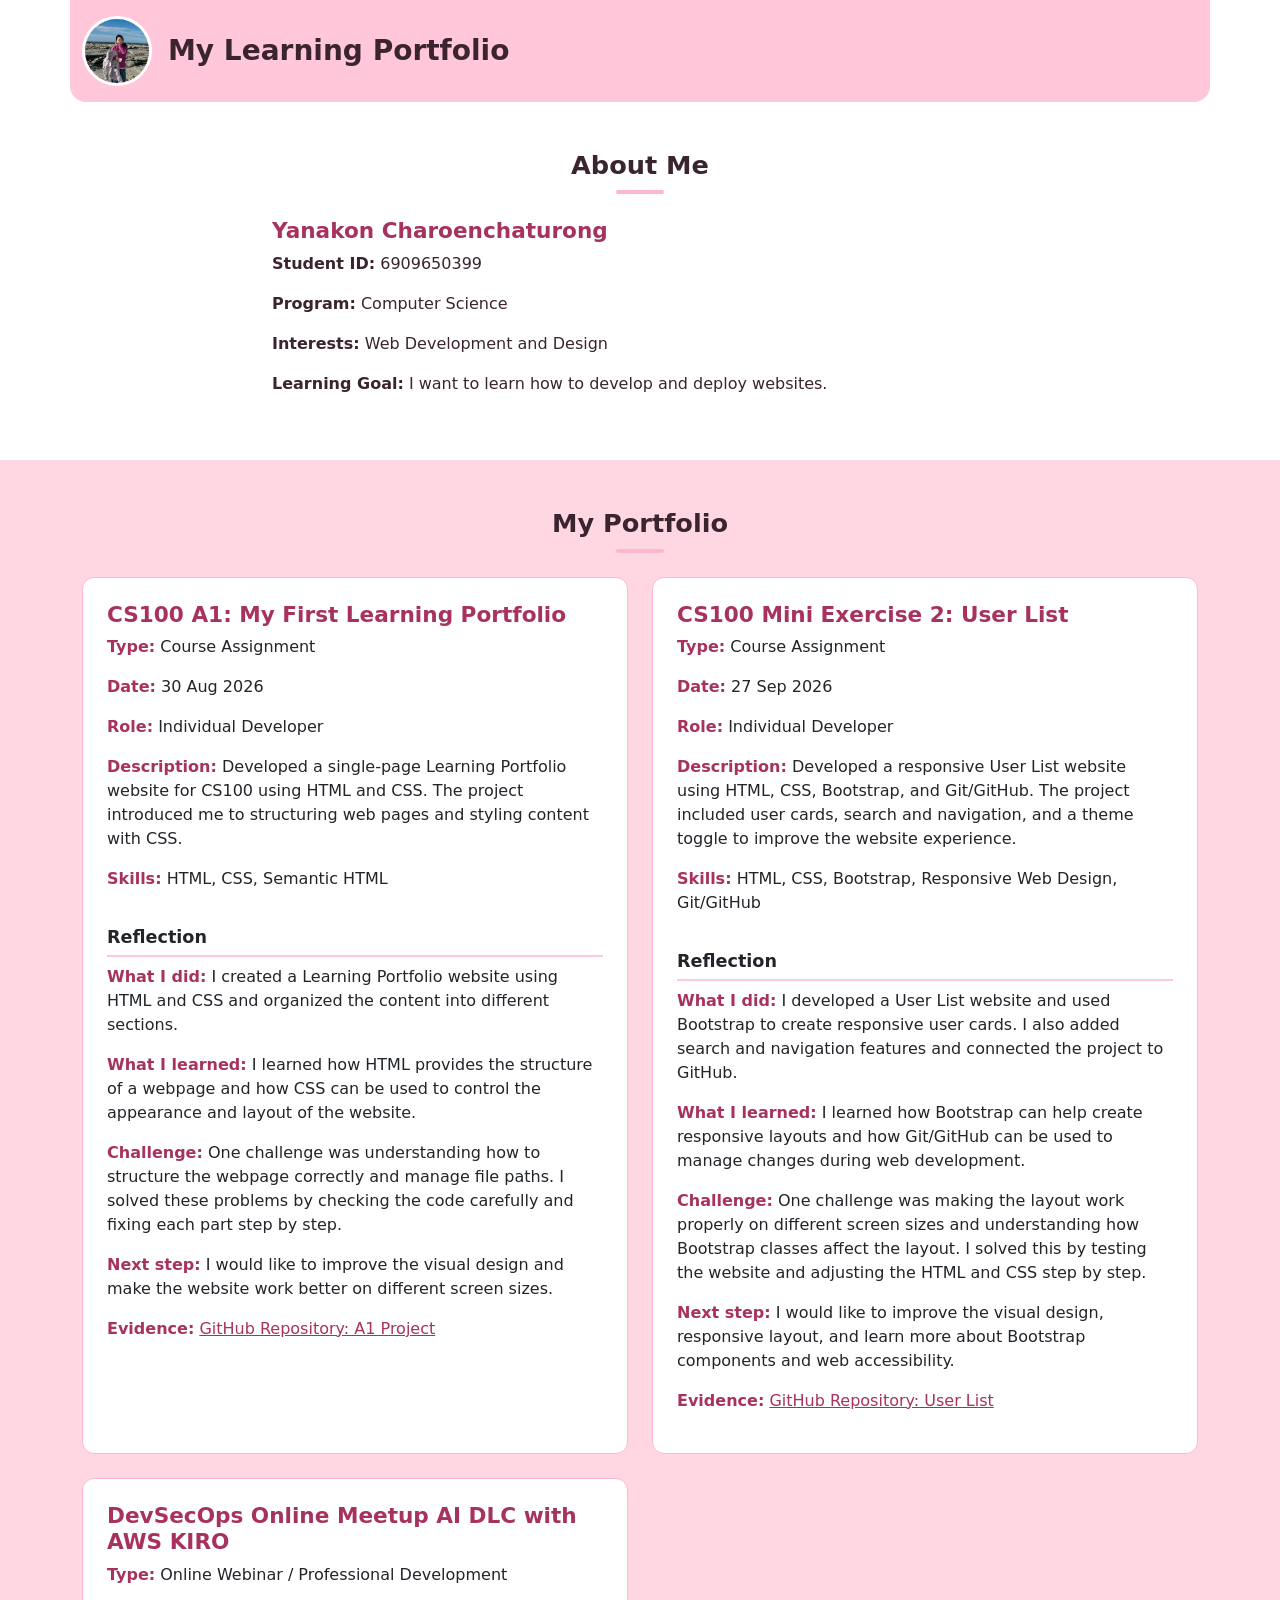
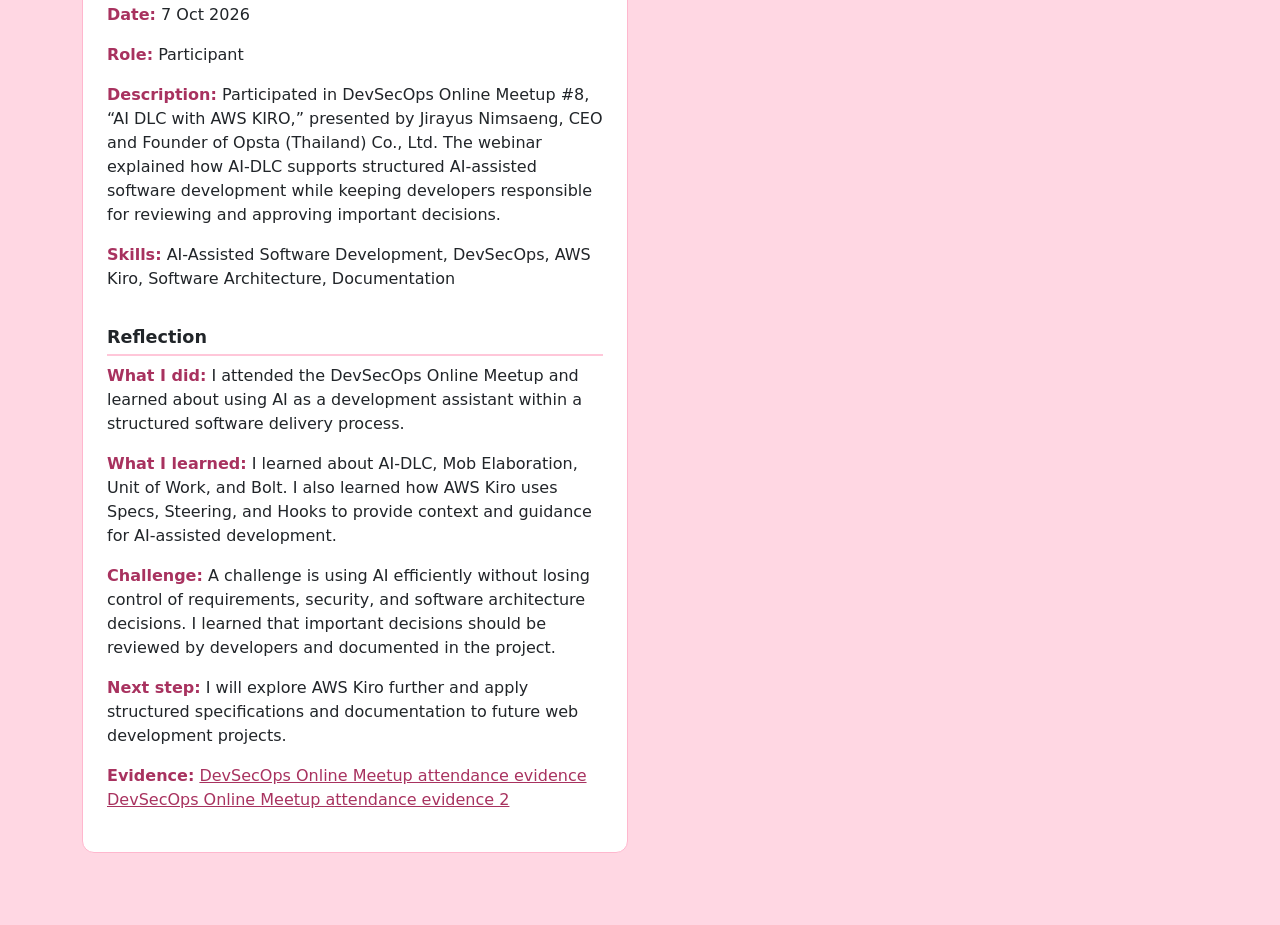
<file: index.html>
<!DOCTYPE html>
<html lang="th">
<head>
  <meta charset="UTF-8">
  <meta name="viewport" content="width=device-width, initial-scale=1">
  <title>Learning Portfolio</title>

  <!-- Bootstrap จาก CDN -->
  <link href="https://cdn.jsdelivr.net/npm/bootstrap@5.3.3/dist/css/bootstrap.min.css" rel="stylesheet">
  <!-- CSS ของเราเอง (ต้องอยู่ต่อจาก Bootstrap) -->
  <link rel="stylesheet" href="css/style.css">
</head>
<body>

  <header class="d-flex align-items-center gap-3 container py-3">
    
    
    
    <div class="d-flex align-items-center gap-3">

    <img src="media/media.jpeg"

         alt="Profile photo of Yanakon Charoenchaturong"

         class="profile-icon"

         style="width:70px; height:70px; border-radius:50%; object-fit:cover;">


    <h1 class="mb-0">My Learning Portfolio</h1>

  </div>

  </header>

    <main>
    <section id="about" class="py-5">
      <div class="container">
        <h2 class="text-center mb-4">About Me</h2>
        <div class="row justify-content-center">
          <div class="col-md-8">
            <h3>Yanakon Charoenchaturong</h3>
            <p><strong>Student ID:</strong> 6909650399</p>
            <p><strong>Program:</strong> Computer Science</p>
            <p><strong>Interests:</strong> Web Development and Design</p>
            <p><strong>Learning Goal:</strong> I want to learn how to develop and deploy websites.</p>
          </div>
        </div>
      </div>
    </section>

    <section id="portfolio" class="py-5 bg-light">
      <div class="container">
        <h2 class="text-center mb-4">My Portfolio</h2>

        <div class="row">

          <!-- การ์ด 1: CS100 A1 -->
          <div class="col-md-6 mb-4">
            <div class="card h-100 shadow-sm p-4">
              <h3>CS100 A1: My First Learning Portfolio</h3>
              <p><strong>Type:</strong> Course Assignment</p>
              <p><strong>Date:</strong> 30 Aug 2026</p>
              <p><strong>Role:</strong> Individual Developer</p>
              <p><strong>Description:</strong>
                Developed a single-page Learning Portfolio website for CS100 using
                HTML and CSS. The project introduced me to structuring web pages
                and styling content with CSS.</p>
              <p><strong>Skills:</strong> HTML, CSS, Semantic HTML</p>
              <h4>Reflection</h4>
              <p><strong>What I did:</strong>
                I created a Learning Portfolio website using HTML and CSS and
                organized the content into different sections.</p>
              <p><strong>What I learned:</strong>
                I learned how HTML provides the structure of a webpage and how CSS
                can be used to control the appearance and layout of the website.</p>
              <p><strong>Challenge:</strong>
                One challenge was understanding how to structure the webpage
                correctly and manage file paths. I solved these problems by
                checking the code carefully and fixing each part step by step.</p>
              <p><strong>Next step:</strong>
                I would like to improve the visual design and make the website
                work better on different screen sizes.</p>
              <p><strong>Evidence:</strong>
                <a href="https://github.com/yanakonCharoenchaturong/A2_6909650399" target="_blank">
                  GitHub Repository: A1 Project
                </a></p>
            </div>
          </div>

          <!-- การ์ด 2: CS100 Mini Exercise 2 -->
          <div class="col-md-6 mb-4">
            <div class="card h-100 shadow-sm p-4">
              <h3>CS100 Mini Exercise 2: User List</h3>
              <p><strong>Type:</strong> Course Assignment</p>
              <p><strong>Date:</strong> 27 Sep 2026</p>
              <p><strong>Role:</strong> Individual Developer</p>
              <p><strong>Description:</strong>
                Developed a responsive User List website using HTML, CSS, Bootstrap, and
                Git/GitHub. The project included user cards, search and navigation, and
                a theme toggle to improve the website experience.</p>
              <p><strong>Skills:</strong>
                HTML, CSS, Bootstrap, Responsive Web Design, Git/GitHub</p>
              <h4>Reflection</h4>
              <p><strong>What I did:</strong>
                I developed a User List website and used Bootstrap to create responsive
                user cards. I also added search and navigation features and connected
                the project to GitHub.</p>
              <p><strong>What I learned:</strong>
                I learned how Bootstrap can help create responsive layouts and how
                Git/GitHub can be used to manage changes during web development.</p>
              <p><strong>Challenge:</strong>
                One challenge was making the layout work properly on different screen
                sizes and understanding how Bootstrap classes affect the layout. I solved
                this by testing the website and adjusting the HTML and CSS step by step.</p>
              <p><strong>Next step:</strong>
                I would like to improve the visual design, responsive layout, and learn
                more about Bootstrap components and web accessibility.</p>
              <p><strong>Evidence:</strong>
                <a href="https://github.com/yanakonCharoenchaturong/UserList.git" target="_blank">
                  GitHub Repository: User List
                </a></p>
            </div>
          </div>

          <!-- การ์ด 3: DevSecOps -->
          <div class="col-md-6 mb-4">
            <div class="card h-100 shadow-sm p-4">
              <h3>DevSecOps Online Meetup AI DLC with AWS KIRO</h3>
              <p><strong>Type:</strong> Online Webinar / Professional Development</p>
              <p><strong>Date:</strong> 7 Oct 2026</p>
              <p><strong>Role:</strong> Participant</p>
              <p><strong>Description:</strong>
                Participated in DevSecOps Online Meetup #8, “AI DLC with AWS KIRO,”
                presented by Jirayus Nimsaeng, CEO and Founder of Opsta (Thailand) Co., Ltd.
                The webinar explained how AI-DLC supports structured AI-assisted software
                development while keeping developers responsible for reviewing and approving
                important decisions.</p>
              <p><strong>Skills:</strong>
                AI-Assisted Software Development, DevSecOps, AWS Kiro,
                Software Architecture, Documentation</p>
              <h4>Reflection</h4>
              <p><strong>What I did:</strong>
                I attended the DevSecOps Online Meetup and learned about using AI as a
                development assistant within a structured software delivery process.</p>
              <p><strong>What I learned:</strong>
                I learned about AI-DLC, Mob Elaboration, Unit of Work, and Bolt. I also
                learned how AWS Kiro uses Specs, Steering, and Hooks to provide context
                and guidance for AI-assisted development.</p>
              <p><strong>Challenge:</strong>
                A challenge is using AI efficiently without losing control of requirements,
                security, and software architecture decisions. I learned that important
                decisions should be reviewed by developers and documented in the project.</p>
              <p><strong>Next step:</strong>
                I will explore AWS Kiro further and apply structured specifications and
                documentation to future web development projects.</p>
              <p><strong>Evidence:</strong>
                <a href="media/devsecops-evidence.jpg" target="_blank">
                  DevSecOps Online Meetup attendance evidence
                  <a href="media/anotherpic.png" target="_blank">
                  DevSecOps Online Meetup attendance evidence 2
                </a></p>
            </div>
          </div>

        </div><!-- /row -->
      </div><!-- /container -->
    </section>
  </main>
</body>
</html>
</file>
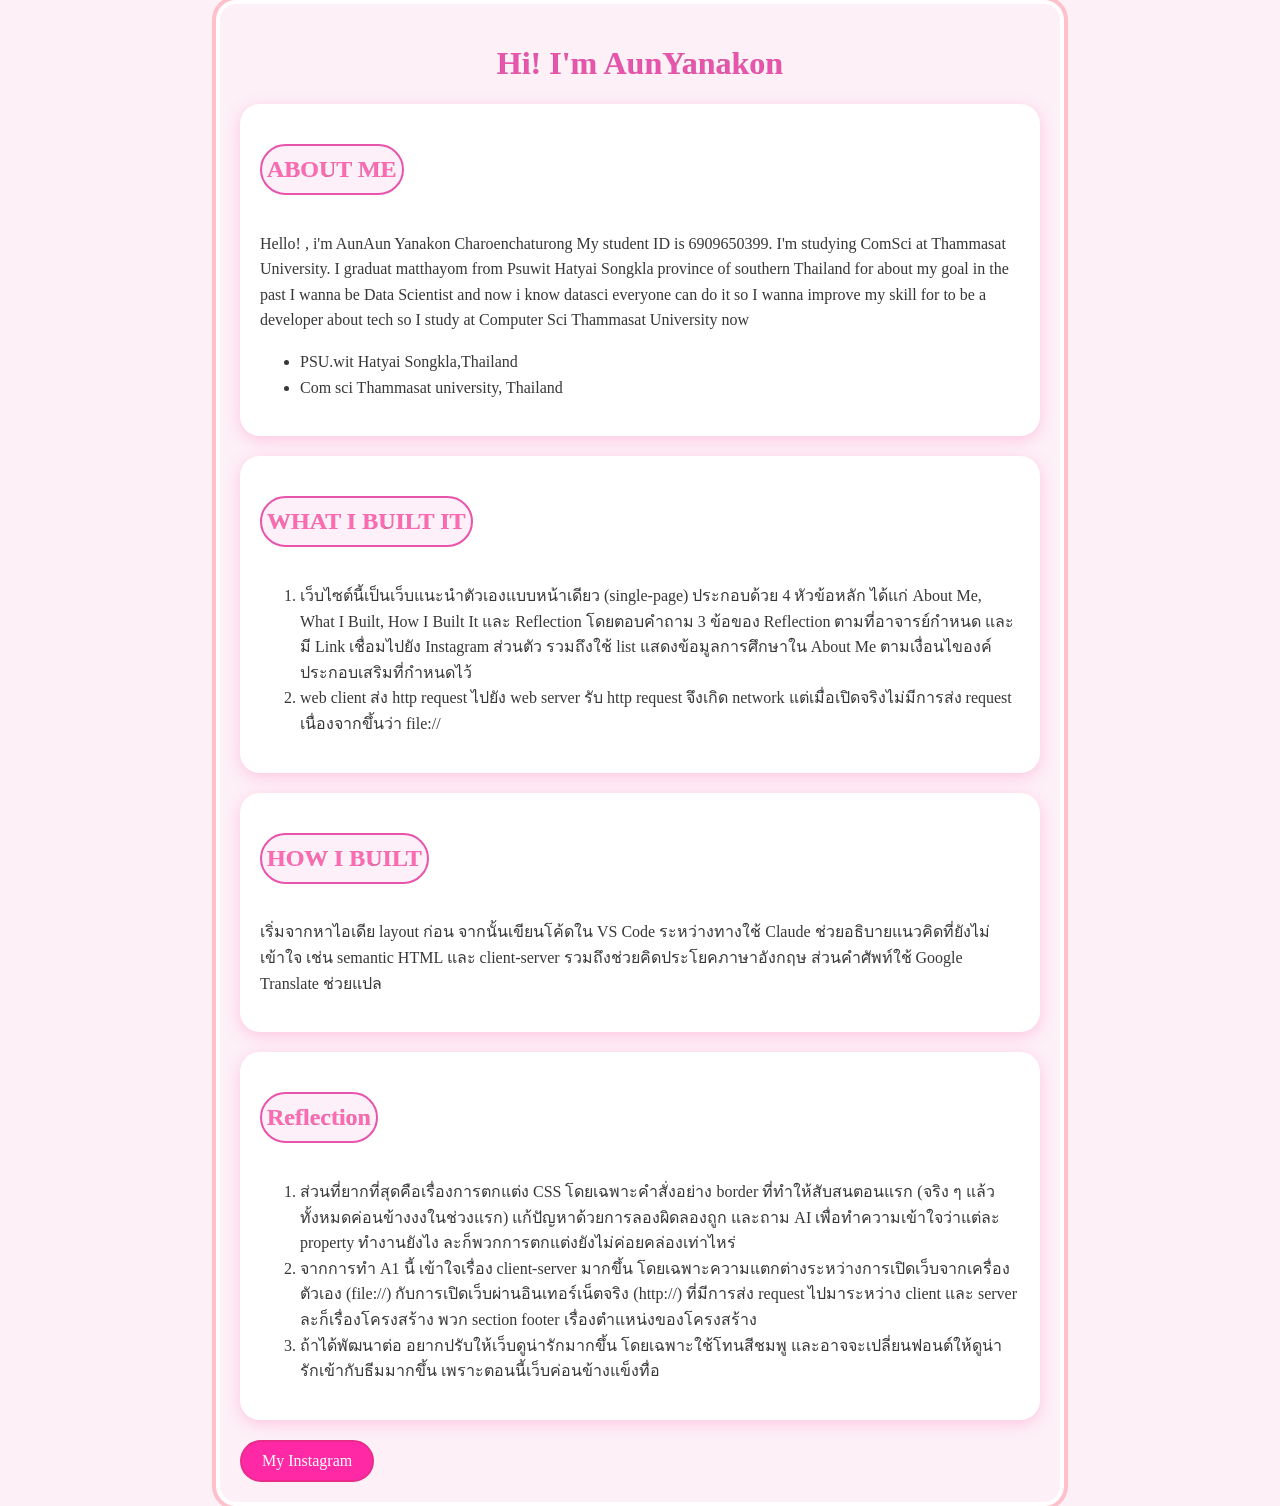
<file: a1-evidence/A1project0399/index.html>
<!DOCTYPE html>
<html lang="en">
<head>
    <meta charset="UTF-8">
    <meta name="viewport" content="width=device-width, initial-scale=1.0">
    <title>My First Learning Portfolio</title>
    <link rel="stylesheet" href="css/style.css">
    
</head>
<body>
    <h1>Hi! I'm AunYanakon</h1>
    <!-- หัวข้อแนะนำตัว -->
    <section>
        <h2>ABOUT ME</h2>
        
        
 <p>Hello! , i'm AunAun Yanakon Charoenchaturong My student ID is 6909650399. I'm studying ComSci at Thammasat University.  I graduat matthayom from Psuwit Hatyai Songkla province of southern Thailand   for about my goal in the past I wanna be Data Scientist and now i know datasci everyone can do it so I wanna improve my skill for to be a developer about tech so I study at Computer Sci Thammasat University now</p>
    <!-- about me ค่อยแก้แกรมมา -->
     <ul>
            <li>PSU.wit Hatyai Songkla,Thailand</li>
            <li>Com sci Thammasat university, Thailand</li>
        </ul>
    </section>
    <section>
        <h2>WHAT I BUILT IT</h2>

        <ol>
            <li>เว็บไซต์นี้เป็นเว็บแนะนำตัวเองแบบหน้าเดียว (single-page) ประกอบด้วย 4 หัวข้อหลัก ได้แก่ About Me, What I Built, How I Built It และ Reflection โดยตอบคำถาม 3 ข้อของ Reflection ตามที่อาจารย์กำหนด และมี Link เชื่อมไปยัง Instagram ส่วนตัว รวมถึงใช้ list แสดงข้อมูลการศึกษาใน About Me ตามเงื่อนไของค์ประกอบเสริมที่กำหนดไว้</li>
            <li>web client ส่ง http request ไปยัง web server รับ http request จึงเกิด network แต่เมื่อเปิดจริงไม่มีการส่ง request เนื่องจากขึ้นว่า file://</li>
        </ol>
        
    <!-- อธิบายเรื่องwebcli ser -->

    </section>

    <section>
        <h2>HOW I BUILT</h2>
     <p>เริ่มจากหาไอเดีย layout ก่อน จากนั้นเขียนโค้ดใน VS Code ระหว่างทางใช้ Claude ช่วยอธิบายแนวคิดที่ยังไม่เข้าใจ เช่น semantic HTML และ client-server รวมถึงช่วยคิดประโยคภาษาอังกฤษ ส่วนคำศัพท์ใช้ Google Translate ช่วยแปล</p>
    </section>
    
    <section>
        <h2>Reflection</h2>
        <ol>
            <li>ส่วนที่ยากที่สุดคือเรื่องการตกแต่ง CSS โดยเฉพาะคำสั่งอย่าง border ที่ทำให้สับสนตอนแรก (จริง ๆ แล้วทั้งหมดค่อนข้างงงในช่วงแรก) แก้ปัญหาด้วยการลองผิดลองถูก และถาม AI เพื่อทำความเข้าใจว่าแต่ละ property ทำงานยังไง ละก็พวกการตกแต่งยังไม่ค่อยคล่องเท่าไหร่</li>
            <li>จากการทำ A1 นี้ เข้าใจเรื่อง client-server มากขึ้น โดยเฉพาะความแตกต่างระหว่างการเปิดเว็บจากเครื่องตัวเอง (file://) กับการเปิดเว็บผ่านอินเทอร์เน็ตจริง (http://) ที่มีการส่ง request ไปมาระหว่าง client และ server ละก็เรื่องโครงสร้าง พวก section footer เรื่องตำแหน่งของโครงสร้าง</li>
            <li>ถ้าได้พัฒนาต่อ อยากปรับให้เว็บดูน่ารักมากขึ้น โดยเฉพาะใช้โทนสีชมพู และอาจจะเปลี่ยนฟอนต์ให้ดูน่ารักเข้ากับธีมมากขึ้น เพราะตอนนี้เว็บค่อนข้างแข็งทื่อ</li>
        </ol>
       
    </section>

    <footer>
        
         <a href="https://www.instagram.com/aunauunaun/">My Instagram</a>
       
    </footer>
</body>
</html>
</file>
<file: css/style.css>
.profile-icon {
  width: 40px;
  height: 40px;
  object-fit: cover;
  border-radius: 50%;
}
/* ===== Soft Pink — clean & minimal ===== */
:root {
  --pink-1: #FFB7CE;
  --pink-2: #FFBFD3;
  --pink-3: #FFC7D9;
  --pink-4: #FFCFDE;
  --pink-5: #FFD7E3;

  --text:   #3a2430;   /* ตัวอักษรหลัก */
  --accent: #a8325f;   /* สีลิงก์/หัวข้อ ให้อ่านง่ายบนพื้นชมพู */
}

body {
  color: var(--text);
  background: #fff;
}

/* ===== Header ===== */
header.container {
  background: var(--pink-3);
  border-radius: 0 0 16px 16px;
}
header h1 {
  font-size: 1.75rem;
  font-weight: 600;
  color: var(--text);
}
.profile-icon {
  border: 3px solid #fff !important;
}

/* ===== Headings ===== */
h2 {
  font-size: 1.6rem;
  font-weight: 600;
  color: var(--text);
}
h2::after {
  content: "";
  display: block;
  width: 48px;
  height: 4px;
  margin: .6rem auto 0;
  background: var(--pink-1);
  border-radius: 2px;
}

h3 {
  font-size: 1.35rem;
  font-weight: 600;
  color: var(--accent);
}

h4 {
  font-size: 1.1rem;
  font-weight: 600;
  margin-top: 1.25rem;
  padding-bottom: .4rem;
  border-bottom: 2px solid var(--pink-3);
}

/* ===== Sections ===== */
#portfolio.bg-light {
  background: var(--pink-5) !important;
}

/* ===== Cards ===== */
.card {
  background: #fff;
  border: 1px solid var(--pink-1);
  border-radius: 12px;
  box-shadow: none !important;
  transition: transform .2s ease, background-color .2s ease;
}
.card:hover {
  transform: translateY(-3px);
  background: #fffafc;
}
.card p strong {
  color: var(--accent);
}

/* ===== Links ===== */
a {
  color: var(--accent);
}
a:hover {
  color: var(--text);
}

::selection {
  background: var(--pink-1);
  color: var(--text);
}
</file>
<file: a1-evidence/A1project0399/css/style.css>
/* แต่ง h1 */
h1 {
    color: rgb(232,84,171);
    text-align: center;

    /* ตัดเส้นขอบตัวอักษร */
    -webkit-text-stroke: 0.1px rgb(55,55,55);
}

h2 {
    border-radius: 50px;
    color: rgb(255,105,180);
    /* border: [ค.หนา]px solid [สี]; */
    border: 2px solid rgb(232,84,171);
    background-color: rgb(250,218,237,0.4);

    /* ตัดเส้นขอบตัวอักษร */
    -webkit-text-stroke: 0.1px rgb(55,55,55);
    
    padding: 10px 5px;
    /* ระยะห่างขอบใน */

    /* ทำให้พอดีตัว */
    display: inline-block;
}

body {
    max-width: 800px;

    margin: 0 auto;
/* ระยะระหว่างเซคชั่น */

    padding: 20px;
    /* ระยะห่างขอบใน */

    /* ที่โค้งมน */
    border-radius: 20px;

    /* กรอบนอก เส้นรอบรูป */
border: 4px solid white;

/* กรอบนอก ที่เส้นรอบรูป */
outline: 4px solid pink;
    
    background-color: rgb(253,240,247);
}


/* แต่ง section */
section {

    /* ด้านในกรอบ สีขาว */
    background-color: white;

    /* ความห่างตัวนสกับขอบ */
    padding: 20px;

    /* ระยะห่าง btw section */
    margin-bottom: 20px;

    /* โค้งของกล่อง ยิ่งมากยิ่งโค้ง */
    border-radius: 20px;

    /* เงากรอบกล่อง */
    box-shadow: 0 4px 15px rgba(255, 105, 180, 0.3);
}


/* แต่งปุ่ม ig */
footer a {
    /* ทำให้เหมือนปุ่ม */
    display: inline-block;
    border-radius: 50px;
    padding: 10px 20px;
    
    /* สี */

    /* สีตัวอักษร */
    color: white;

    /* สี bg */
    background-color: rgb(255, 41, 166);

    /* สีขอบ */
    border: 2px solid rgb(233, 44, 138);
    
    /* ลบเส้นใต้ที่ browser ใส่ให้ลิงก์ default */
    text-decoration: none;
}

/* แต่งพวกย่อย p li */
p, li {
    color: rgb(55,55,55);
    line-height: 1.6;
}
</file>
